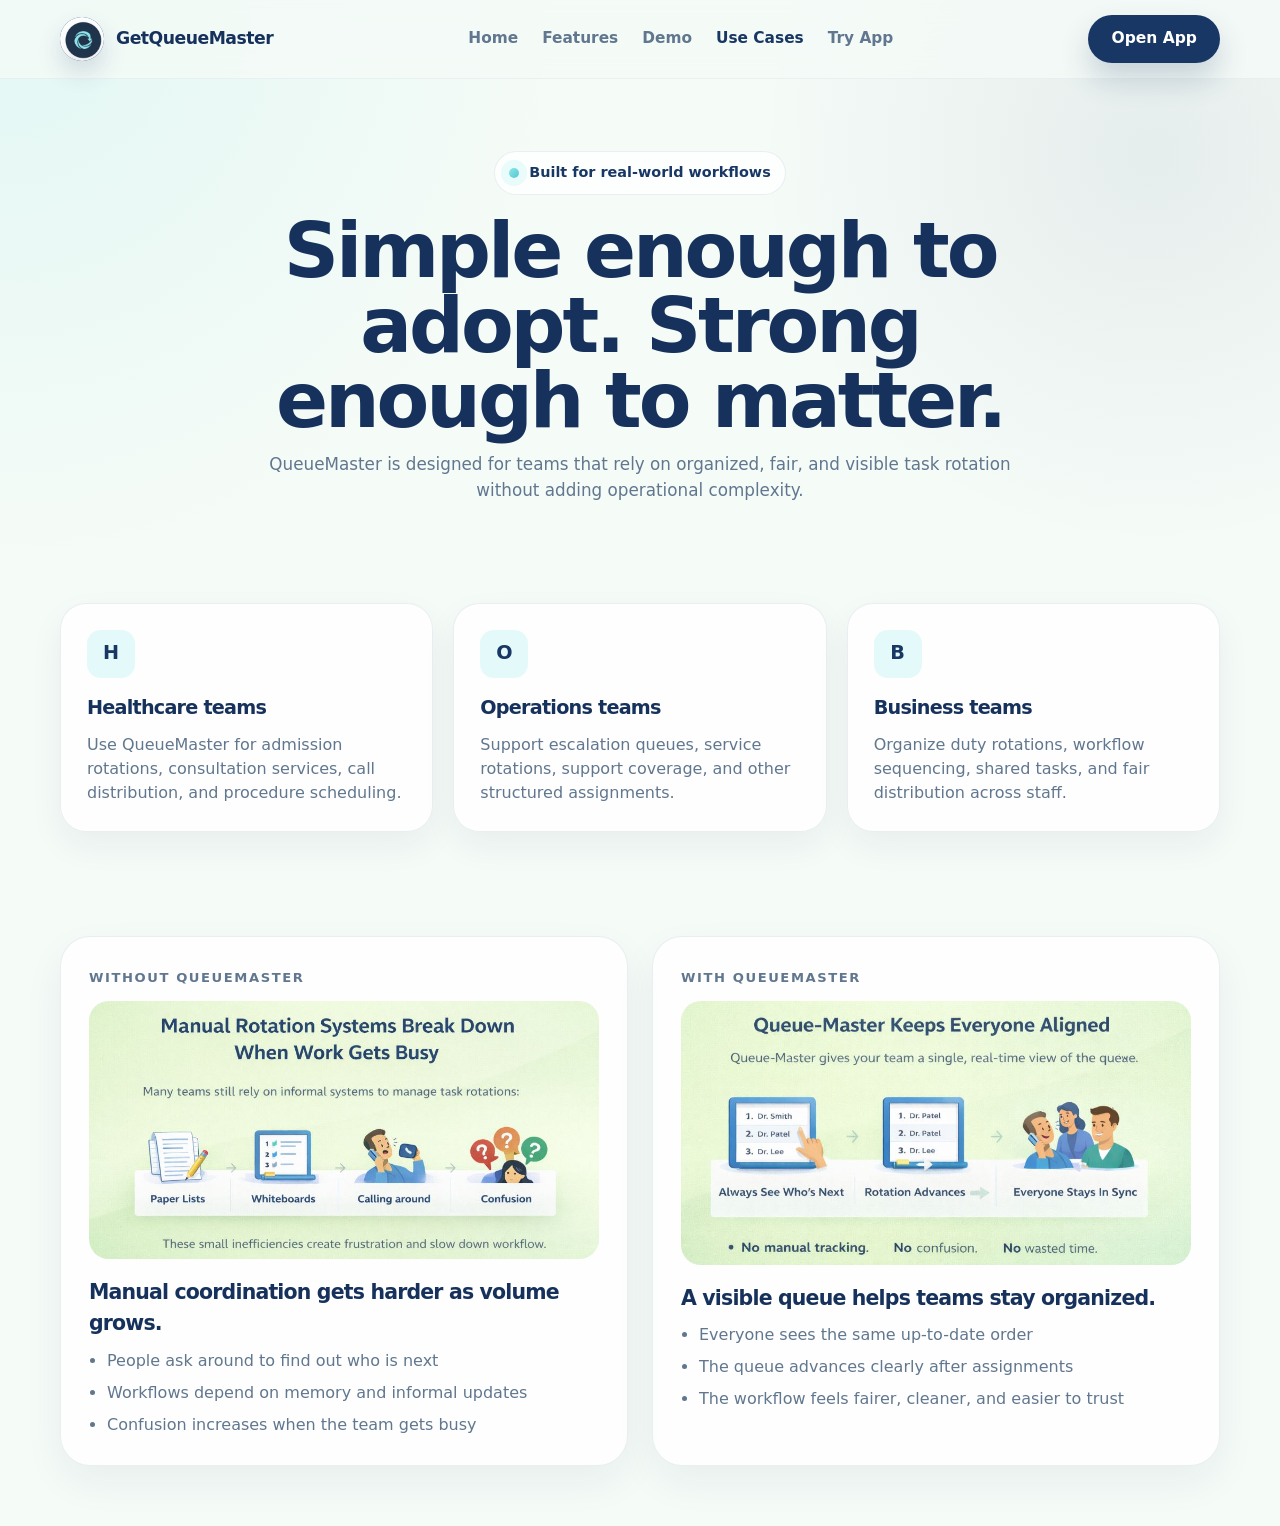
<file: about.html>
<!DOCTYPE html>
<html lang="en">
<head>
  <meta charset="UTF-8">
  <meta name="viewport" content="width=device-width, initial-scale=1.0">
  <title>QueueMaster Use Cases | Built for Real Workflows</title>
  <link rel="canonical" href="https://getqueuemaster.com/about.html">
  <meta name="robots" content="index, follow, max-image-preview:large, max-snippet:-1, max-video-preview:-1">
  <meta property="og:title" content="QueueMaster Use Cases | Built for Real Workflows">
  <meta property="og:description" content="QueueMaster supports healthcare, operations, and business teams that need a fair and organized task rotation workflow.">
  <meta property="og:type" content="website">
  <meta property="og:url" content="https://getqueuemaster.com/about.html">
  <meta property="og:image" content="https://getqueuemaster.com/Queuemasterpage.jpg">
  <meta name="twitter:card" content="summary_large_image">
  <meta name="description" content="QueueMaster supports healthcare, operations, and business teams that need a fair and organized task rotation workflow.">
  <link rel="stylesheet" href="style.css">
</head>
<body>
  <header class="site-header">
    <div class="container nav">
      <a href="index.html" class="brand"><span class="brand-mark"><img src="logo.JPG" alt="QueueMaster logo"></span><span>GetQueueMaster</span></a>
      <nav class="nav-links">
        <a href="index.html">Home</a>
        <a href="features.html">Features</a>
        <a href="demo.html">Demo</a>
        <a href="about.html" class="active">Use Cases</a>
        <a href="contact.html">Try App</a>
      </nav>
      <a class="btn btn-primary" href="https://queue-master.base44.app" target="_blank" rel="noopener noreferrer">Open App</a>
    </div>
  </header>

  <main>
    <section class="page-hero">
      <div class="container section-head">
        <div class="eyebrow"><span class="eyebrow-dot"></span> Built for real-world workflows</div>
        <h1>Simple enough to adopt. Strong enough to matter.</h1>
        <p class="lead">QueueMaster is designed for teams that rely on organized, fair, and visible task rotation without adding operational complexity.</p>
      </div>
    </section>

    <section class="section">
      <div class="container grid-3">
        <article class="feature-card">
          <div class="icon">H</div>
          <h3>Healthcare teams</h3>
          <p>Use QueueMaster for admission rotations, consultation services, call distribution, and procedure scheduling.</p>
        </article>
        <article class="feature-card">
          <div class="icon">O</div>
          <h3>Operations teams</h3>
          <p>Support escalation queues, service rotations, support coverage, and other structured assignments.</p>
        </article>
        <article class="feature-card">
          <div class="icon">B</div>
          <h3>Business teams</h3>
          <p>Organize duty rotations, workflow sequencing, shared tasks, and fair distribution across staff.</p>
        </article>
      </div>
    </section>

    <section class="section-lg">
      <div class="container grid-2">
        <article class="comparison">
          <span class="label">Without QueueMaster</span>
          <img src="manual insufficiency.JPG" alt="Manual system illustration">
          <h3>Manual coordination gets harder as volume grows.</h3>
          <ul>
            <li>People ask around to find out who is next</li>
            <li>Workflows depend on memory and informal updates</li>
            <li>Confusion increases when the team gets busy</li>
          </ul>
        </article>
        <article class="comparison">
          <span class="label">With QueueMaster</span>
          <img src="Queuemaster advantage.JPG" alt="QueueMaster advantage illustration">
          <h3>A visible queue helps teams stay organized.</h3>
          <ul>
            <li>Everyone sees the same up-to-date order</li>
            <li>The queue advances clearly after assignments</li>
            <li>The workflow feels fairer, cleaner, and easier to trust</li>
</html>
</file>
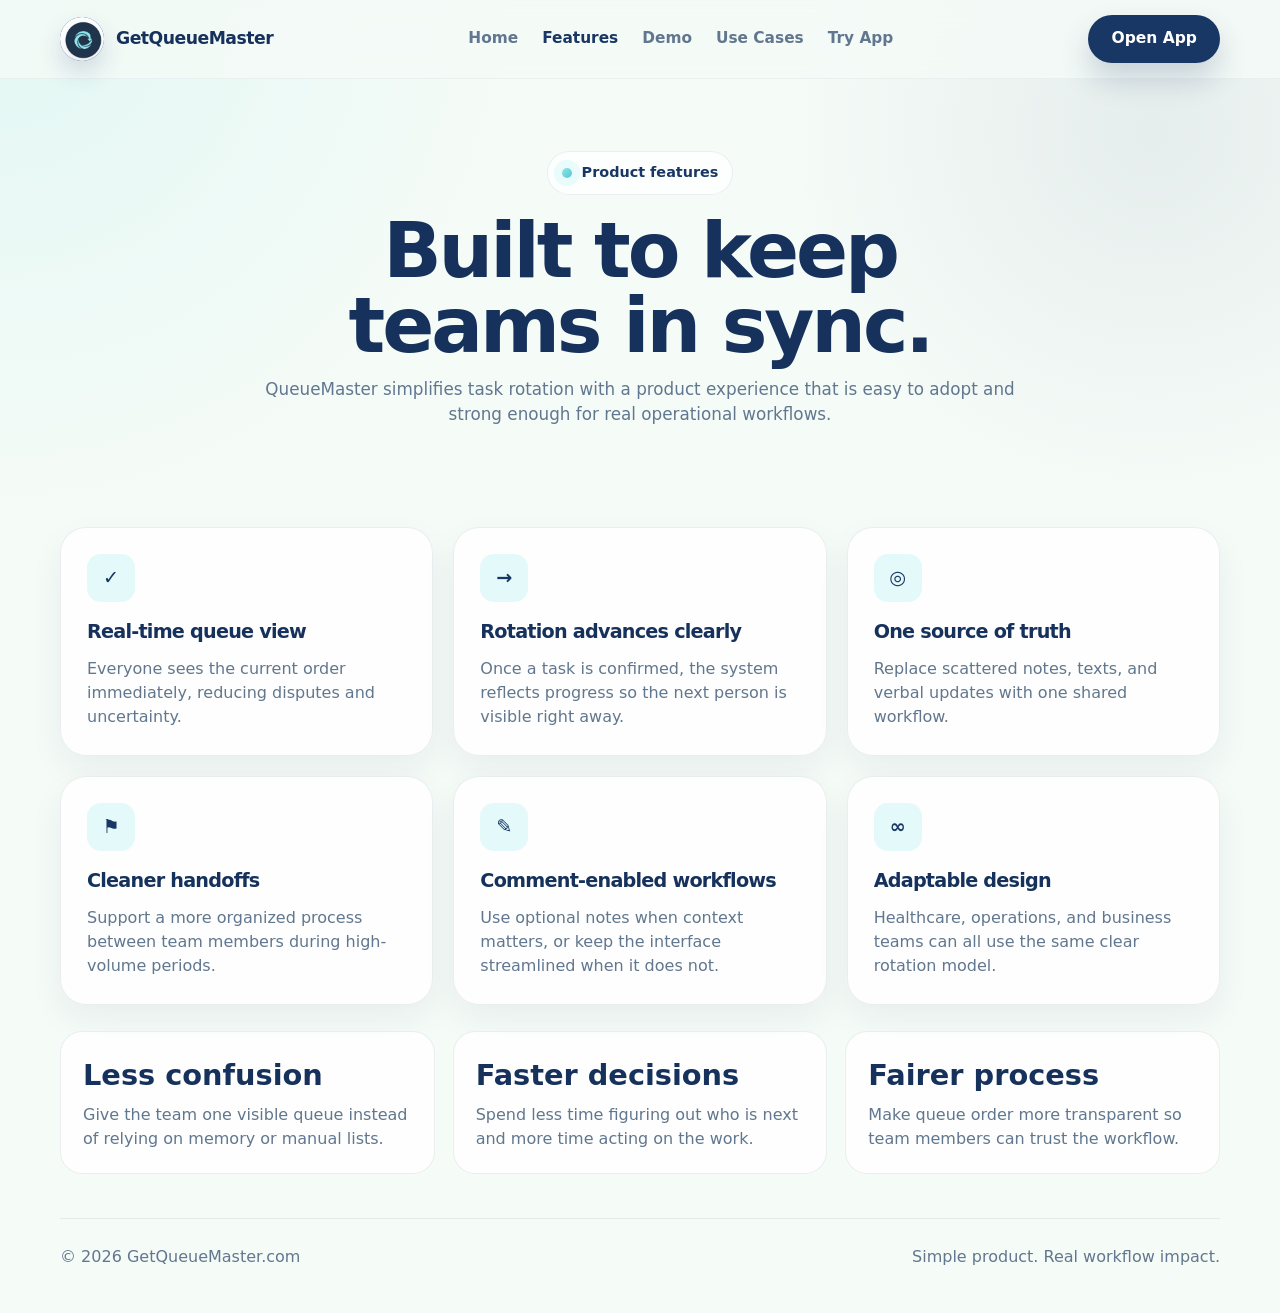
<file: features.html>
<!DOCTYPE html>
<html lang="en">
<head>
  <meta charset="UTF-8">
  <meta name="viewport" content="width=device-width, initial-scale=1.0">
  <title>QueueMaster Features | Real-Time Queue Visibility</title>
  <link rel="canonical" href="https://getqueuemaster.com/features.html">
  <meta name="robots" content="index, follow, max-image-preview:large, max-snippet:-1, max-video-preview:-1">
  <meta property="og:title" content="QueueMaster Features | Real-Time Queue Visibility">
  <meta property="og:description" content="Explore QueueMaster features including real-time queue visibility, fair task rotation, cleaner workflow handoffs, and customizable team use cases.">
  <meta property="og:type" content="website">
  <meta property="og:url" content="https://getqueuemaster.com/features.html">
  <meta property="og:image" content="https://getqueuemaster.com/Queuemasterpage.jpg">
  <meta name="twitter:card" content="summary_large_image">
  <meta name="description" content="Explore QueueMaster features including real-time queue visibility, fair task rotation, cleaner workflow handoffs, and customizable team use cases.">
  <link rel="stylesheet" href="style.css">
</head>
<body>
  <header class="site-header">
    <div class="container nav">
      <a href="index.html" class="brand"><span class="brand-mark"><img src="logo.JPG" alt="QueueMaster logo"></span><span>GetQueueMaster</span></a>
      <nav class="nav-links">
        <a href="index.html">Home</a>
        <a href="features.html" class="active">Features</a>
        <a href="demo.html">Demo</a>
        <a href="about.html">Use Cases</a>
        <a href="contact.html">Try App</a>
      </nav>
      <a class="btn btn-primary" href="https://queue-master.base44.app" target="_blank" rel="noopener noreferrer">Open App</a>
    </div>
  </header>
 <main>
    <section class="page-hero">
      <div class="container section-head">
        <div class="eyebrow"><span class="eyebrow-dot"></span> Product features</div>
        <h1>Built to keep teams in sync.</h1>
        <p class="lead">QueueMaster simplifies task rotation with a product experience that is easy to adopt and strong enough for real operational workflows.</p>
      </div>
    </section>

    <section class="section">
      <div class="container grid-3">
        <article class="feature-card">
          <div class="icon">✓</div>
          <h3>Real-time queue view</h3>
          <p>Everyone sees the current order immediately, reducing disputes and uncertainty.</p>
        </article>
        <article class="feature-card">
          <div class="icon">→</div>
          <h3>Rotation advances clearly</h3>
          <p>Once a task is confirmed, the system reflects progress so the next person is visible right away.</p>
        </article>
        <article class="feature-card">
          <div class="icon">◎</div>
          <h3>One source of truth</h3>
          <p>Replace scattered notes, texts, and verbal updates with one shared workflow.</p>
        </article>
        <article class="feature-card">
          <div class="icon">⚑</div>
          <h3>Cleaner handoffs</h3>
          <p>Support a more organized process between team members during high-volume periods.</p>
        </article>
        <article class="feature-card">
          <div class="icon">✎</div>
          <h3>Comment-enabled workflows</h3>
          <p>Use optional notes when context matters, or keep the interface streamlined when it does not.</p>
        </article>
        <article class="feature-card">
          <div class="icon">∞</div>
          <h3>Adaptable design</h3>
          <p>Healthcare, operations, and business teams can all use the same clear rotation model.</p>
        </article>
      </div>
      
      <div class="container kpi-row">
        <div class="kpi"><strong>Less confusion</strong><span>Give the team one visible queue instead of relying on memory or manual lists.</span></div>
        <div class="kpi"><strong>Faster decisions</strong><span>Spend less time figuring out who is next and more time acting on the work.</span></div>
        <div class="kpi"><strong>Fairer process</strong><span>Make queue order more transparent so team members can trust the workflow.</span></div>
      </div>
    </section>
  </main>

  <footer class="footer">
    <div class="container footer-inner">
      <div>© 2026 GetQueueMaster.com</div>
      <div>Simple product. Real workflow impact.</div>
    </div>
  </footer>
</body>
</html>
</file>
<file: style.css>
:root {
  --bg: #f5fbf7;
  --surface: rgba(255,255,255,0.78);
  --surface-strong: #ffffff;
  --text: #16325c;
  --muted: #61778f;
  --line: rgba(22, 50, 92, 0.08);
  --brand: #183764;
  --brand-2: #0f2240;
  --accent: #8be7e8;
  --success: #2fb67c;
  --shadow: 0 18px 50px rgba(19, 37, 70, 0.10);
  --radius: 26px;
  --radius-sm: 18px;
  --max: 1160px;
}

* { box-sizing: border-box; }
html { scroll-behavior: smooth; }
body {
  margin: 0;
  font-family: Inter, ui-sans-serif, system-ui, -apple-system, BlinkMacSystemFont, "Segoe UI", sans-serif;
  color: var(--text);
  background:
    radial-gradient(circle at top left, rgba(139, 231, 232, 0.18), transparent 28%),
    radial-gradient(circle at 90% 10%, rgba(24, 55, 100, 0.07), transparent 22%),
    var(--bg);
  line-height: 1.5;
}
img, video { max-width: 100%; display: block; }
a { color: inherit; text-decoration: none; }
.container { width: min(var(--max), calc(100% - 28px)); margin: 0 auto; }

.site-header {
  position: sticky;
  top: 0;
  z-index: 40;
  backdrop-filter: blur(16px);
  background: rgba(245, 251, 247, 0.82);
  border-bottom: 1px solid rgba(22, 50, 92, 0.05);
}

.nav {
  min-height: 78px;
  display: flex;
  align-items: center;
  justify-content: space-between;
  gap: 18px;
}

.brand {
  display: flex;
  align-items: center;
  gap: 12px;
  font-size: 1.08rem;
  font-weight: 800;
  letter-spacing: -0.03em;
}

.brand-mark {
  width: 44px;
  height: 44px;
  border-radius: 50%;
  overflow: hidden;
  background: var(--brand);
  display: grid;
  place-items: center;
  box-shadow: 0 12px 24px rgba(24,55,100,.16);
}

.brand-mark img { width: 100%; height: 100%; object-fit: cover; }

.nav-links {
  display: flex;
  align-items: center;
  gap: 24px;
  font-size: 0.96rem;
  color: var(--muted);
  font-weight: 600;
}
.nav-links a:hover, .nav-links a.active { color: var(--brand); }

.btn {
  display: inline-flex;
  align-items: center;
  justify-content: center;
  min-height: 48px;
  padding: 0 22px;
  border-radius: 999px;
  font-size: 0.97rem;
  font-weight: 700;
  border: 1px solid transparent;
  transition: transform .2s ease, box-shadow .2s ease, background .2s ease;
}
.btn:hover { transform: translateY(-1px); }
.btn-primary {
  background: var(--brand);
  color: #fff;
  box-shadow: 0 16px 30px rgba(24, 55, 100, 0.20);
}
.btn-primary:hover { box-shadow: 0 22px 36px rgba(24,55,100,.24); }
.btn-secondary {
  background: rgba(255,255,255,.72);
  color: var(--brand);
  border-color: var(--line);
}

.page-hero {
  padding: 72px 0 28px;
}

.hero-grid {
  display: grid;
  grid-template-columns: 1.05fr .95fr;
  gap: 34px;
  align-items: center;
}
.eyebrow {
  display: inline-flex;
  align-items: center;
  gap: 10px;
  margin-bottom: 18px;
  padding: 10px 14px;
  border-radius: 999px;
  background: rgba(255,255,255,.82);
  border: 1px solid rgba(22, 50, 92, .08);
  font-weight: 700;
  color: var(--brand);
  font-size: .9rem;
}

.eyebrow-dot {
  width: 10px;
  height: 10px;
  border-radius: 50%;
  background: linear-gradient(135deg, var(--accent), #55c6d2);
  box-shadow: 0 0 0 8px rgba(139,231,232,.18);
}

h1, h2, h3 { letter-spacing: -0.04em; }
h1 {
  margin: 0;
  font-size: clamp(2.7rem, 6vw, 5rem);
  line-height: .98;
}
.hero-copy p, .lead {
  color: var(--muted);
  font-size: 1.1rem;
}
.hero-copy p { max-width: 640px; margin: 20px 0 0; }
.hero-actions { display: flex; flex-wrap: wrap; gap: 14px; margin-top: 30px; }
.hero-points {
  display: flex;
  flex-wrap: wrap;
  gap: 12px;
  margin-top: 26px;
}
.hero-points span {
  background: rgba(255,255,255,.72);
  border: 1px solid rgba(22,50,92,.08);
  color: var(--brand);
  font-weight: 700;
  border-radius: 999px;
  padding: 8px 12px;
  font-size: .92rem;
}

.hero-visual {
  position: relative;
  border-radius: 34px;
  padding: 16px;
  overflow: hidden;
  background: linear-gradient(180deg, #14315a 0%, #0a1325 100%);
  border: 1px solid rgba(255,255,255,.08);
  box-shadow: var(--shadow);
  animation: floatCard 6s ease-in-out infinite;
}
.hero-visual::before,
.hero-visual::after {
  content: "";
  position: absolute;
  border-radius: 50%;
  background: rgba(255,255,255,.06);
}
.hero-visual::before { width: 220px; height: 220px; right: -70px; top: -60px; }
.hero-visual::after { width: 180px; height: 180px; left: -70px; bottom: -70px; }
.hero-visual img { position: relative; z-index: 1; border-radius: 24px; }

@keyframes floatCard {
  0%,100% { transform: translateY(0); }
  50% { transform: translateY(-8px); }
}

.section { padding: 44px 0; }
.section-lg { padding: 60px 0; }
.section-head {
  text-align: center;
  max-width: 760px;
  margin: 0 auto 28px;
}
.section-head h2 {
  margin: 0;
  font-size: clamp(2rem, 4vw, 3rem);
  line-height: 1.04;
}
.section-head p { margin: 14px 0 0; color: var(--muted); font-size: 1.05rem; }

.grid-3 {
  display: grid;
  grid-template-columns: repeat(3, minmax(0, 1fr));
  gap: 20px;
}
.grid-2 {
  display: grid;
  grid-template-columns: repeat(2, minmax(0, 1fr));
  gap: 24px;
}

.card, .feature-card, .panel {
  background: var(--surface);
  border: 1px solid rgba(22, 50, 92, 0.08);
  border-radius: var(--radius);
  box-shadow: 0 14px 34px rgba(18, 39, 73, 0.06);
}

.feature-card {
  padding: 26px;
}
.feature-card .icon {
  width: 48px;
  height: 48px;
  border-radius: 14px;
  display: grid;
  place-items: center;
  background: rgba(139,231,232,.22);
  color: var(--brand);
  font-size: 1.2rem;
  font-weight: 800;
  margin-bottom: 16px;
}
.feature-card h3 { margin: 0 0 10px; font-size: 1.2rem; }
.feature-card p { margin: 0; color: var(--muted); }

.panel { padding: 20px; }
.media-card {
  padding: 18px;
  background: rgba(255,255,255,.8);
  border: 1px solid rgba(22,50,92,.08);
  border-radius: 30px;
  box-shadow: 0 18px 42px rgba(18,39,73,.08);
}
.media-card img, .media-card video {
  width: 100%;
  border-radius: 20px;
  background: #e1ebe5;
}
.media-card h3 { margin: 18px 0 8px; font-size: 1.22rem; }
.media-card p { margin: 0; color: var(--muted); }

.kpi-row {
  display: grid;
  grid-template-columns: repeat(3, minmax(0, 1fr));
  gap: 18px;
  margin-top: 26px;
}
.kpi {
  padding: 22px;
  border-radius: 22px;
  background: rgba(255,255,255,.76);
  border: 1px solid rgba(22,50,92,.08);
}
.kpi strong { display: block; font-size: 1.8rem; margin-bottom: 6px; }
.kpi span { color: var(--muted); }

.comparison {
  padding: 28px;
  border-radius: 30px;
  background: rgba(255,255,255,.74);
  border: 1px solid rgba(22,50,92,.08);
  box-shadow: 0 16px 40px rgba(18,39,73,.06);
}
.comparison .label {
  display: inline-block;
  margin-bottom: 14px;
  font-size: .82rem;
  font-weight: 800;
  letter-spacing: .12em;
  text-transform: uppercase;
  color: var(--muted);
}
.comparison img { width: 100%; border-radius: 20px; margin-bottom: 18px; }
.comparison h3 { margin: 0 0 10px; font-size: 1.28rem; }
.comparison ul { margin: 0; padding-left: 18px; color: var(--muted); }
.comparison li + li { margin-top: 8px; }

.demo-layout {
  display: grid;
  grid-template-columns: 1.2fr .8fr;
  gap: 24px;
  align-items: start;
}
.demo-video {
  position: relative;
  overflow: hidden;
  border-radius: 30px;
  background: #0f2240;
  padding: 16px;
  box-shadow: var(--shadow);
}
.demo-video video { border-radius: 22px; width: 100%; }
.demo-sidebar {
  display: grid;
  gap: 18px;
}
.demo-note {
  padding: 22px;
  border-radius: 24px;
  background: rgba(255,255,255,.78);
  border: 1px solid rgba(22,50,92,.08);
}
.demo-note h3 { margin: 0 0 8px; }
.demo-note p, .demo-note li { color: var(--muted); }
.demo-note ul { margin: 0; padding-left: 18px; }

.cta {
  padding: 56px 0 84px;
}
.cta-box {
  position: relative;
  overflow: hidden;
  border-radius: 36px;
  padding: 40px;
  color: #fff;
  background: linear-gradient(135deg, var(--brand) 0%, var(--brand-2) 100%);
  box-shadow: 0 28px 70px rgba(14,31,59,.22);
}
.cta-box::before,
.cta-box::after {
  content: "";
  position: absolute;
  border-radius: 50%;
  background: rgba(139,231,232,.12);
}
.cta-box::before { width: 280px; height: 280px; right: -70px; top: -110px; }
.cta-box::after { width: 220px; height: 220px; left: -70px; bottom: -110px; }
.cta-content {
  position: relative;
  z-index: 1;
  display: flex;
  justify-content: space-between;
  align-items: center;
  gap: 24px;
  flex-wrap: wrap;
}
.cta-content h2 { margin: 0; font-size: clamp(2rem, 4vw, 3rem); line-height: 1.02; }
.cta-content p { margin: 14px 0 0; max-width: 620px; color: rgba(255,255,255,.8); }

.footer {
  padding: 0 0 44px;
  color: var(--muted);
}
.footer-inner {
  display: flex;
  justify-content: space-between;
  align-items: center;
  gap: 18px;
  flex-wrap: wrap;
  border-top: 1px solid rgba(22,50,92,.08);
  padding-top: 26px;
}

@media (max-width: 980px) {
  .hero-grid, .grid-3, .grid-2, .demo-layout, .kpi-row { grid-template-columns: 1fr; }
  .nav-links { display: none; }
  .page-hero { padding-top: 46px; }
}

@media (max-width: 640px) {
  .container { width: min(var(--max), calc(100% - 20px)); }
  .nav { min-height: 70px; }
  h1 { font-size: 2.55rem; }
  .hero-copy p, .lead, .section-head p { font-size: 1rem; }
  .hero-visual, .media-card, .feature-card, .comparison, .cta-box, .demo-note { border-radius: 24px; }
}
</file>
